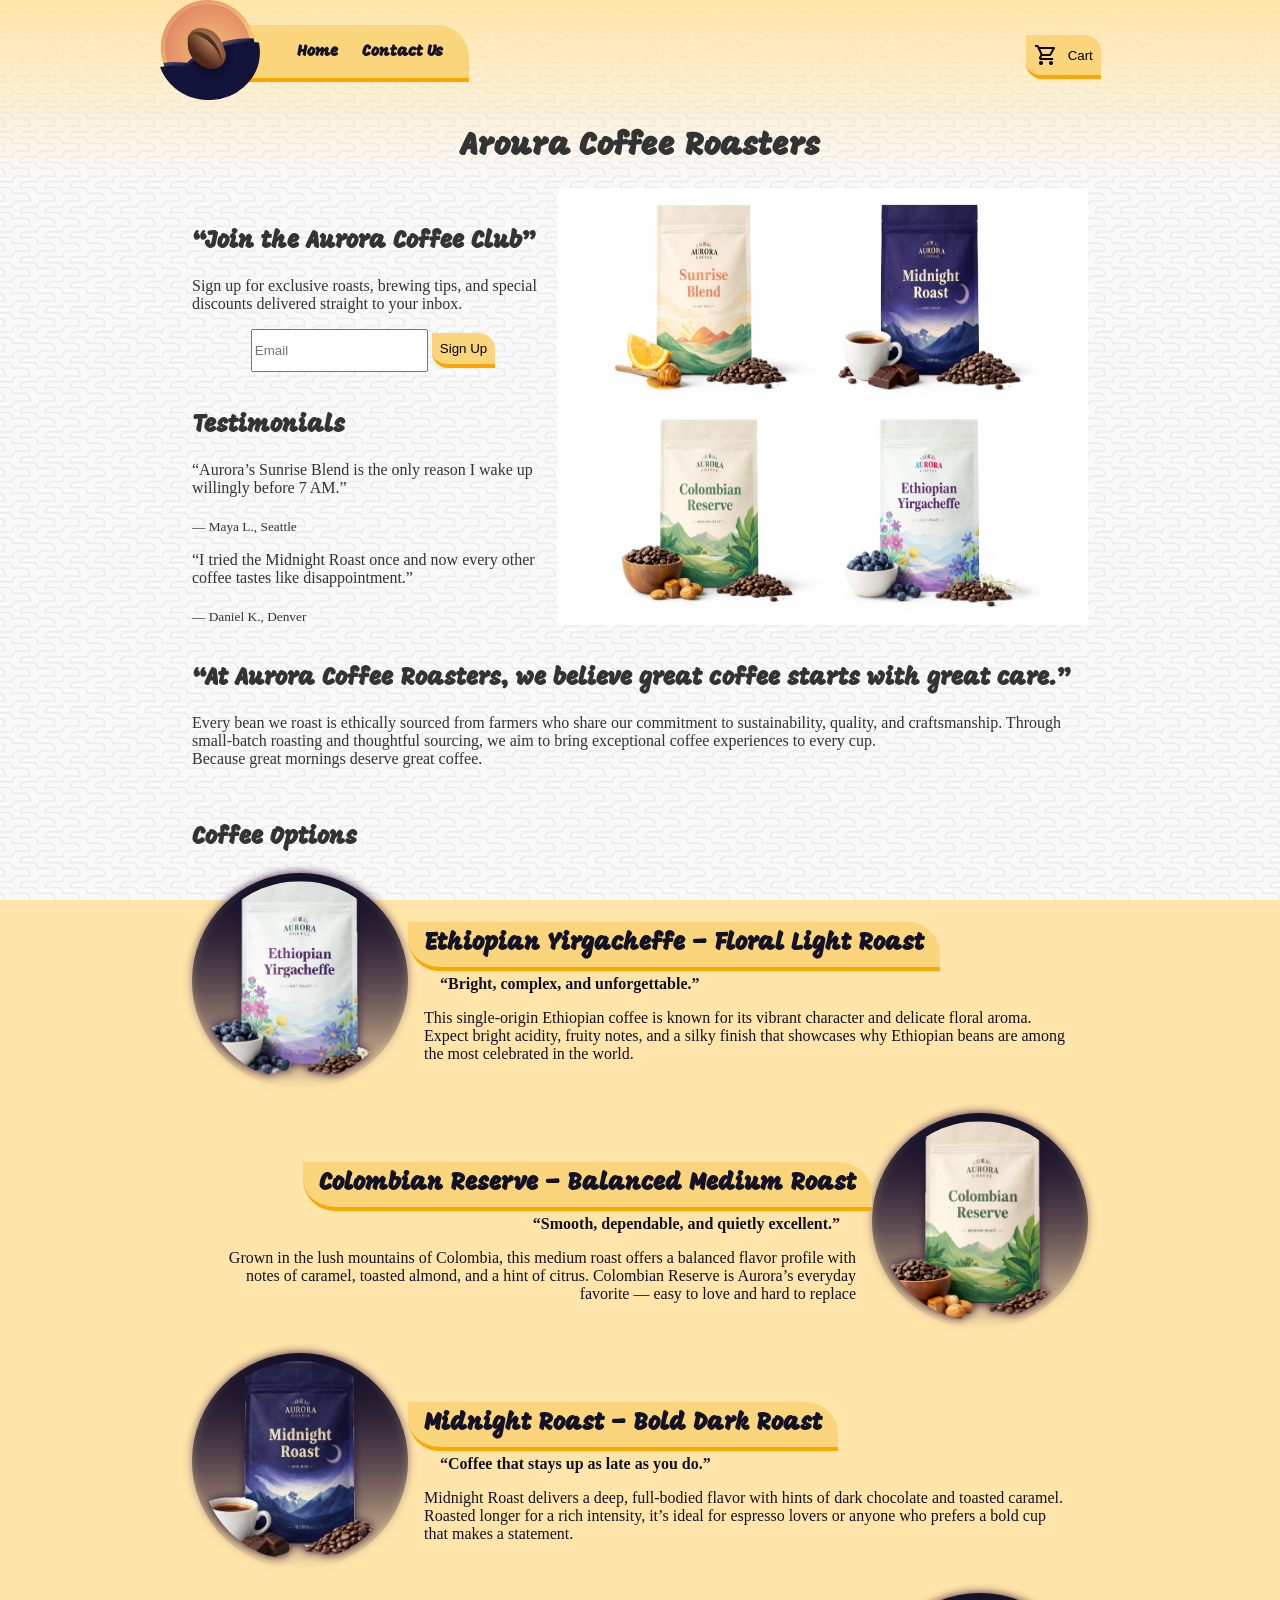
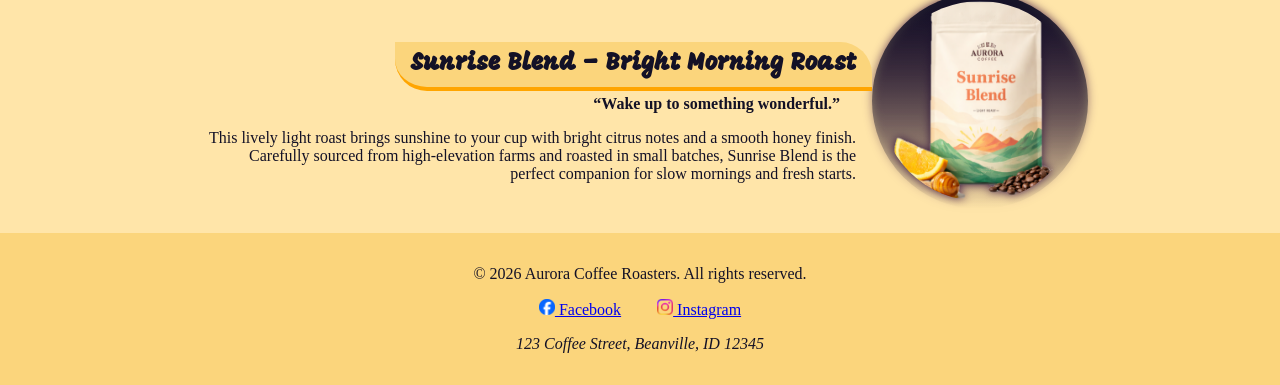
<file: index.html>
<!DOCTYPE html>
<html lang="en">
    <head>
        <meta charset="UTF-8">
        <meta name="viewport" content="width=device-width, initial-scale=1.0">
        <title>Home - Aurora Coffee Roasters</title>
        <link rel="shortcut icon" href="images/Logo.svg" type="image/x-icon">
        <link rel="stylesheet" href="css/style.css">
            <link rel="stylesheet" href="css/product-cards.css">

    </head>
    <body>
        <nav-bar></nav-bar>
        <main>
            <h1>Aroura Coffee Roasters</h1>
            <div class="row">
            <div>
                
                <!-- Call to action -->
                <h2>
                    “Join the Aurora Coffee Club”
                </h2>
                <p>
                    Sign up for exclusive roasts, brewing tips, and special discounts delivered straight to your inbox.
                </p>
                <form class="row">
                    <input name="email" required placeholder="Email" type="email">
                    <button type="submit">Sign Up</button>
                </form>
                <h2>Testimonials</h2>
                <p>“Aurora’s Sunrise Blend is the only reason I wake up willingly before 7 AM.”
                </p>
                <sub>— Maya L., Seattle</sub>
                <p>
                    
                    “I tried the Midnight Roast once and now every other coffee tastes like disappointment.”
                </p>
                <sub>

                    — Daniel K., Denver
                </sub>
            </div>
                <img class="hero-image" src="images/image.png" alt="">
            </div>
            <!-- Mission statement -->
            <div>
                <h2>“At Aurora Coffee Roasters, we believe great coffee starts with great care.”</h2>
                <p> Every bean we roast is ethically sourced from farmers who share our commitment to sustainability,
                    quality, and craftsmanship. Through small-batch roasting and thoughtful sourcing, we aim to bring
                    exceptional coffee experiences to every cup. <br> Because great mornings deserve great coffee. </p>
            </div>
            <!-- Products -->
             <h2>Coffee Options</h2>
            <div class="products">
                <product-card link="./ethiopian.html" 
                    title="Ethiopian Yirgacheffe – Floral Light Roast" quote='“Bright, complex, and unforgettable.”'
                    description="This single-origin Ethiopian coffee is known for its vibrant character and delicate floral aroma.
Expect bright acidity, fruity notes, and a silky finish that showcases why Ethiopian beans are
among the most celebrated in the world." 
                    image="images/ethiopian.png">
                </product-card>
                <product-card 
                    title="Colombian Reserve – Balanced Medium Roast"
                    quote='“Smooth, dependable, and quietly excellent.”' description="Grown in the lush mountains of Colombia, this medium roast offers a balanced flavor profile with
notes of caramel, toasted almond, and a hint of citrus. Colombian Reserve is Aurora’s everyday
favorite — easy to love and hard to replace" 
                    image="images/colombian.png">
                </product-card>
                
                <product-card title="Midnight Roast – Bold Dark Roast" quote='“Coffee that stays up as late as you do.”'
                    description="Midnight Roast delivers a deep, full-bodied flavor with hints of dark chocolate and toasted
caramel. Roasted longer for a rich intensity, it’s ideal for espresso lovers or anyone who prefers
a bold cup that makes a statement." image="images/midnight.png">
                </product-card>
                
                <product-card title="Sunrise Blend – Bright Morning Roast" 
                quote='“Wake up to something wonderful.”'
                    description="This lively light roast brings sunshine to your cup with bright citrus notes and a smooth honey
finish. Carefully sourced from high-elevation farms and roasted in small batches, Sunrise Blend
is the perfect companion for slow mornings and fresh starts." 
                image="images/sunrise.png">
                </product-card>
            </div>
        </main>
    <custom-footer></custom-footer>

        <script src="js/main.js"></script>
    </body>
</html>
</file>
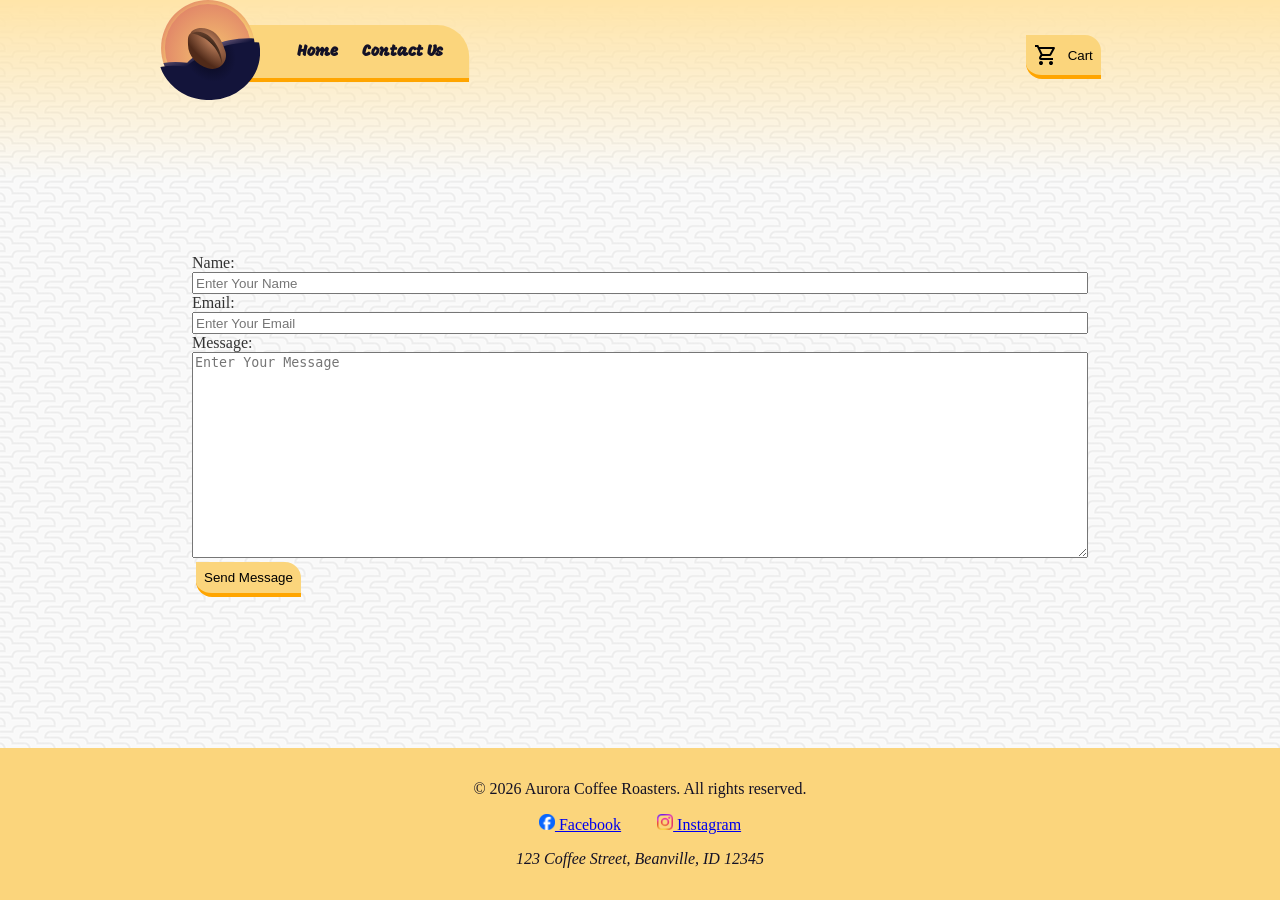
<file: contact.html>
<!DOCTYPE html>
<html lang="en">
    <head>
        <meta charset="UTF-8">
        <meta name="viewport" content="width=device-width, initial-scale=1.0">
        <title>Contact Us - Aurora Coffee Roasters</title>
        <link rel="stylesheet" href="./css/style.css">
        <link rel="stylesheet" href="./css/contact.css">
        <link rel="shortcut icon" href="images/Logo.svg" type="image/x-icon">

    </head>
    <body>
        <nav-bar></nav-bar>
        <main class="contact">
            <form>
                <div class="form-group">
                    <label>Name:</label>
                    <input required type="text" name="name" id="name" placeholder="Enter Your Name">
                </div>
                <div class="form-group">
                <label>Email:</label>
                <input required type="email" name="email" id="email" placeholder="Enter Your Email">
                </div>
                <div class="form-group">
                    <label>Message:</label>
                    <textarea required name="message" id="message" placeholder="Enter Your Message"></textarea>
                </div>
                <button type="submit">Send Message</button>
            </form>
        </main>
    <custom-footer></custom-footer>
        
        <script src="js/main.js"></script>
    </body>
</html>
</file>
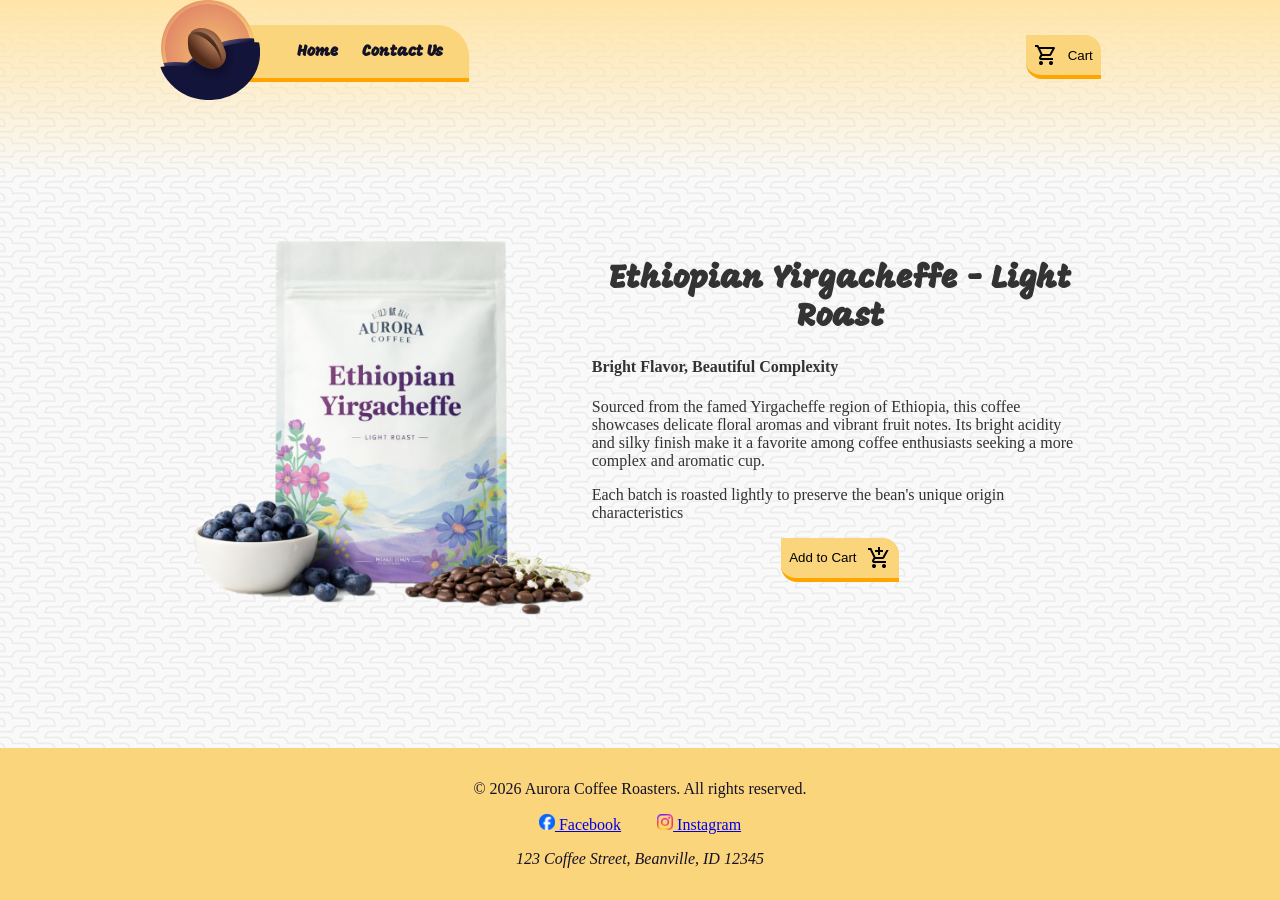
<file: ethiopian.html>
<!DOCTYPE html>
<html lang="en">
<head>
    <meta charset="UTF-8">
    <meta name="viewport" content="width=device-width, initial-scale=1.0">
    <title>Products - Aurora Coffee Roasters</title>
    <link rel="shortcut icon" href="images/Logo.svg" type="image/x-icon">
    
    <link rel="stylesheet" href="css/style.css">
</head>
<body>
    <nav-bar></nav-bar>
    
    <main>
        <div class="row">
            <img class="product-img" src="images/ethiopian.png" alt="Ethiopian Yirgacheffe">
            <div>
                <h1>Ethiopian Yirgacheffe - Light Roast</h1>
                <h4>Bright Flavor, Beautiful Complexity</h4>
                <p>Sourced from the famed Yirgacheffe region of Ethiopia, this coffee showcases delicate floral
aromas and vibrant fruit notes. Its bright acidity and silky finish make it a favorite among coffee
enthusiasts seeking a more complex and aromatic cup.</p>
                <p>Each batch is roasted lightly to preserve the bean's unique origin characteristics</p>
                <button>Add to Cart <img src="./images/shopping_cart_add.svg" alt="Shopping Cart"></button>
            </div>
        </div>
    </main>

    <custom-footer></custom-footer>
    <script src="js/main.js"></script>
</body>
</html>
</file>
<file: css/style.css>
@import url('https://fonts.googleapis.com/css2?family=Mogra&display=swap');

:root {
    --text: #333;
    --primary: #fbd57c;
    --secondary: #131126;
    --background: #ffe5a9;
}

h1,
h2,
h3,
nav a {
    font-family: "Mogra", system-ui;

}

h1 {
    text-align: center;
}

h2 {
    margin-top: 40px;
}

html,
body {
    margin: 0;
    color: var(--text);
    width: 100%;
    height: 100lvh;
    background-color: var(--background);
}


body {
    display: flex;
    flex-direction: column;
}

body::before {
    z-index: 0;
    content: "";
    display: inline-block;
    position: fixed;
    width: 100%;
    height: 100lvh;
    background-image: url(../images/beanstalk.png);
    -webkit-mask-image: linear-gradient(#0000, #000 20%);
    mask-image: linear-gradient(#0000, #000 20%);
}

* {
    z-index: 1;

}

.product-img {
    display: inline;
    max-width: none;
    max-width: 400px;
    max-height: 376px;
    aspect-ratio: initial;
}

nav {
    position: sticky;

    background-color: var(--primary);
    display: inline-flex;
    justify-content: space-evenly;
    align-items: center;
    padding: 1rem;
    border-bottom: 4px orange solid;
    border-radius: 0 2rem 0 2rem;
    left: 14%;
    margin: 25px 0;
    gap: 12px;
    filter: drop-shadow(0, 0, 2px, #000);
}

nav a {
    text-decoration: none;
    border-bottom: 2px solid transparent;
    color: var(--secondary);
    font-weight: bold;
    margin: 0 10px;

    span &:hover {
        border-bottom: 2px solid var(--secondary);
        transition: .2s;
    }
}

.logo {
    width: 10px;
    transform: scale(10);
    margin-right: 50px;

    transition: transform .1s;

    &:hover {
        transform: rotate(8deg) scale(10)
    }
}

.cart {
    position: absolute;
    margin: 35px 14%;
    right: 0;
    top: 0;
    display: flex;
    align-items: center;
}

main {
    display: flex;
    flex-direction: column;
    max-width: 70%;
    margin: auto;
}

footer {
    margin-top: auto;
    bottom: 0;
    background-color: var(--primary);
    color: var(--secondary);
    text-align: center;
    padding: 1rem;
    margin-top: auto;
}


.row {
    display: flex;
}

.hero-image {
    max-width: 600px;
    min-width: 20px;
    width: 100%;
    aspect-ratio: initial;
}

footer img {
    height: 1rem;
}

footer a {
    margin: 1rem;
}

button {
    background-color: var(--primary);
    border: none;
    border-bottom: 4px orange solid;
    padding: .5rem;
    border-radius: 0 1rem 0 1rem;
    margin: auto;
    width: fit-content;
    display: flex;
    align-items: center;
    gap: 10px;

    transition: border-radius .1s;

    &:hover {
        border-radius: 0 .5rem 0 .5rem;

        background-color: #f4cb6c;
        cursor: pointer;
    }
}

form {
    justify-content: center;
    & button {
        margin: 4px;
    }
}

@media screen and (max-width: 800px) {

    main {
        max-width: none;
        margin: 1rem;
    }
    
    .row {
        flex-direction: column;
    }
}

@media screen and (max-width: 550px) {
    .cart {
        position: relative;
        margin-top: 0;
        justify-self: end;
    }
}
</file>
<file: css/product-cards.css>
:root {
    --primary: #fbd57c;
    --secondary: #131126;
}
html {
    overflow-x: hidden;
}
.products {
    display: flex;
    flex-direction: column;
    align-items: center;
    width: 100%;
}

product-card {
    display: flex;
    width: 100%;
    margin-bottom: 24px;

    & a {text-decoration: none;
    color: var(--secondary);}
    
    transition: transform .1s;
    &::after {
        content: "";
        
    }
    
    &:hover {
        cursor: pointer;
        transform: rotate(2deg) scale(1.05);
        &::after {
            content: "View";
            
            font-size: 4rem;
            position: absolute;
            left: 50%;
            top: 0;
            font-weight: bold;

            transform: translate(-50%, -50%);


        }
    }
}

product-card:nth-of-type(2n) {
    flex-direction: row-reverse;
    justify-content: end;

    & .product-content {
    flex-direction: row-reverse;
    justify-content: end;
    align-items: center;
    text-align: right;
    }

    & h2 {
    align-self: flex-end;

    }


    
}
product-card .product-content {
    flex-direction: row;
    display: flex;
    align-items: center;
}

.product-text {
    display: flex;
    flex-direction: column;
}
product-card h2 {
    background-color: var(--primary);
    height: fit-content;
    width: fit-content;
    border-radius: 0 2rem 0 2rem;
    border-bottom: 4px orange solid;

    padding: 0.5rem 1rem;
    margin-bottom: 4px;

    color: var(--secondary);
}
product-card img {
    background-image: linear-gradient(#131126,#0000);
    border-radius: 50%;
    padding: 0.5rem;
    max-width: 200px;
    aspect-ratio: 1;
    filter: drop-shadow(0 0 5px #3f1542);
}
product-card {
    & p{

        margin: 1rem;
        max-width: 650px;
    }

    & h4 {
       margin: 0; 
        padding: 0 2rem;
    }
}

@media screen and (max-width: 800px) {
    .product-content {
        flex-direction: column;
    }
}
</file>
<file: css/contact.css>
.contact {
    display: flex;
    flex-direction: column;
    align-items: center;
    width: 90%;
    margin: auto;
}

.contact form {
    width: 100%;
}

.contact .form-group {
    display: flex;
    flex-direction: column;
    width: 100%;
}

.contact input {
    height: 1rem;
}

.contact textarea {
    resize: vertical;
    height: 200px;
}
</file>
